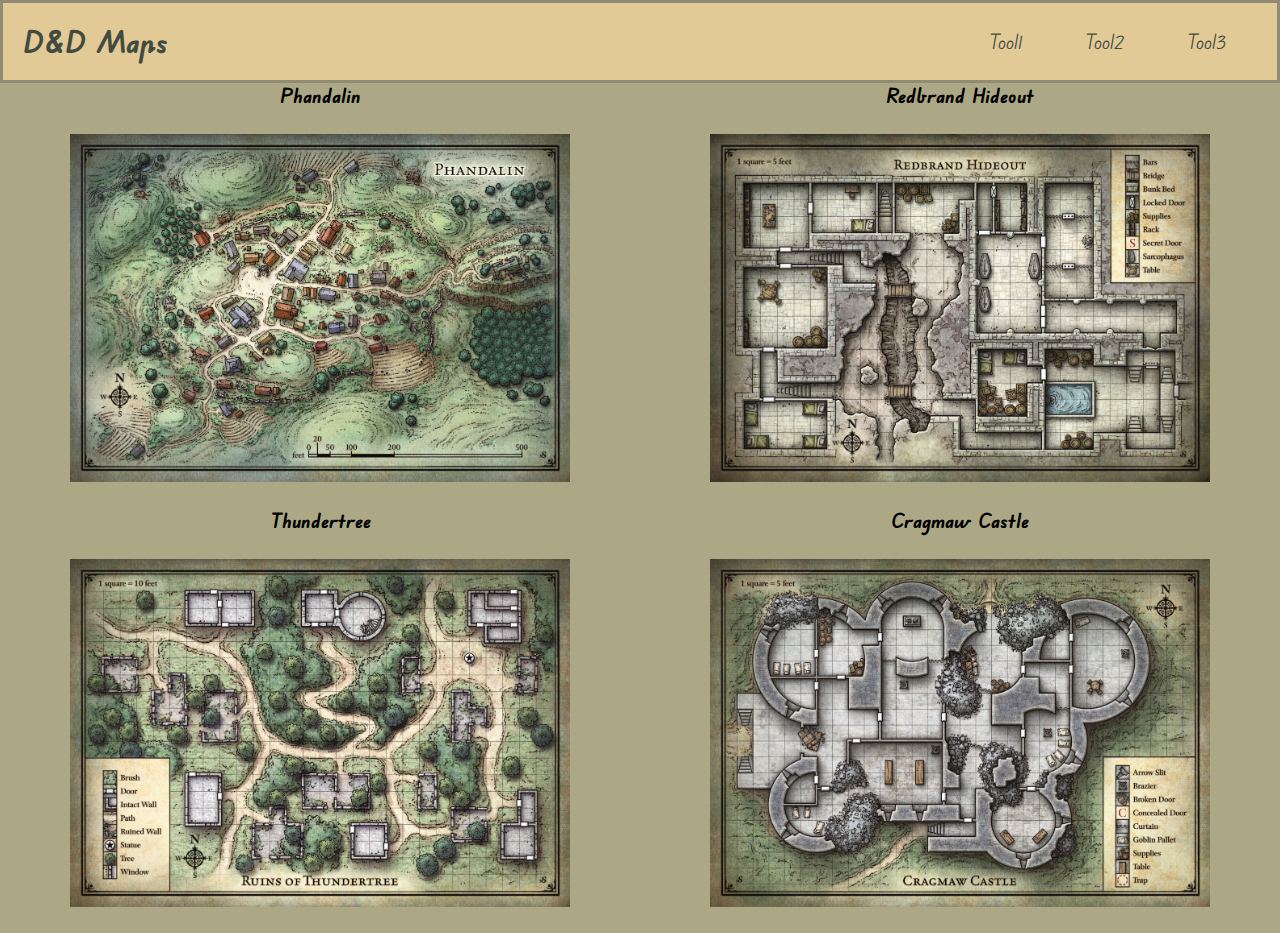
<file: src/index.html>
<!DOCTYPE html>
<html lang="en">
<head>
    <style>
        @import url('https://fonts.googleapis.com/css2?family=Edu+VIC+WA+NT+Beginner:wght@500&display=swap');
    </style>
    <link rel="stylesheet" href="../styling/main-styling.css">
    <meta charset="UTF-8">
    <title>DnD-MapTool</title>
    <script src="../js/drag.js"></script>
    <script src="../js/fullscreen.js"></script>

</head>
<header>
    <nav class="header-links">
        <h1>D&D Maps</h1>
        <ul>
            <li><A>Tool1</A></li>
            <li><A>Tool2</A></li>
            <li><A>Tool3</A></li>
        </ul>
    </nav>
</header>
<main class="map-thumnail">
    <ul>
        <li>
            <h3>Phandalin</h3>
            <div class="map phandalin">
            </div>
        </li>
        <li>
            <h3>Redbrand Hideout</h3>
            <div class="map redbrand_hideout">
            </div>
        </li>
        <li>
            <h3>Thundertree</h3>
            <div class="map tundertree">
            </div>
        </li>
        <li>
            <h3>Cragmaw Castle</h3>
            <div class="map cragmaw-castle">
            </div>
        </li>

    </ul>
</main>

<footer>

</footer>

</html>
</file>
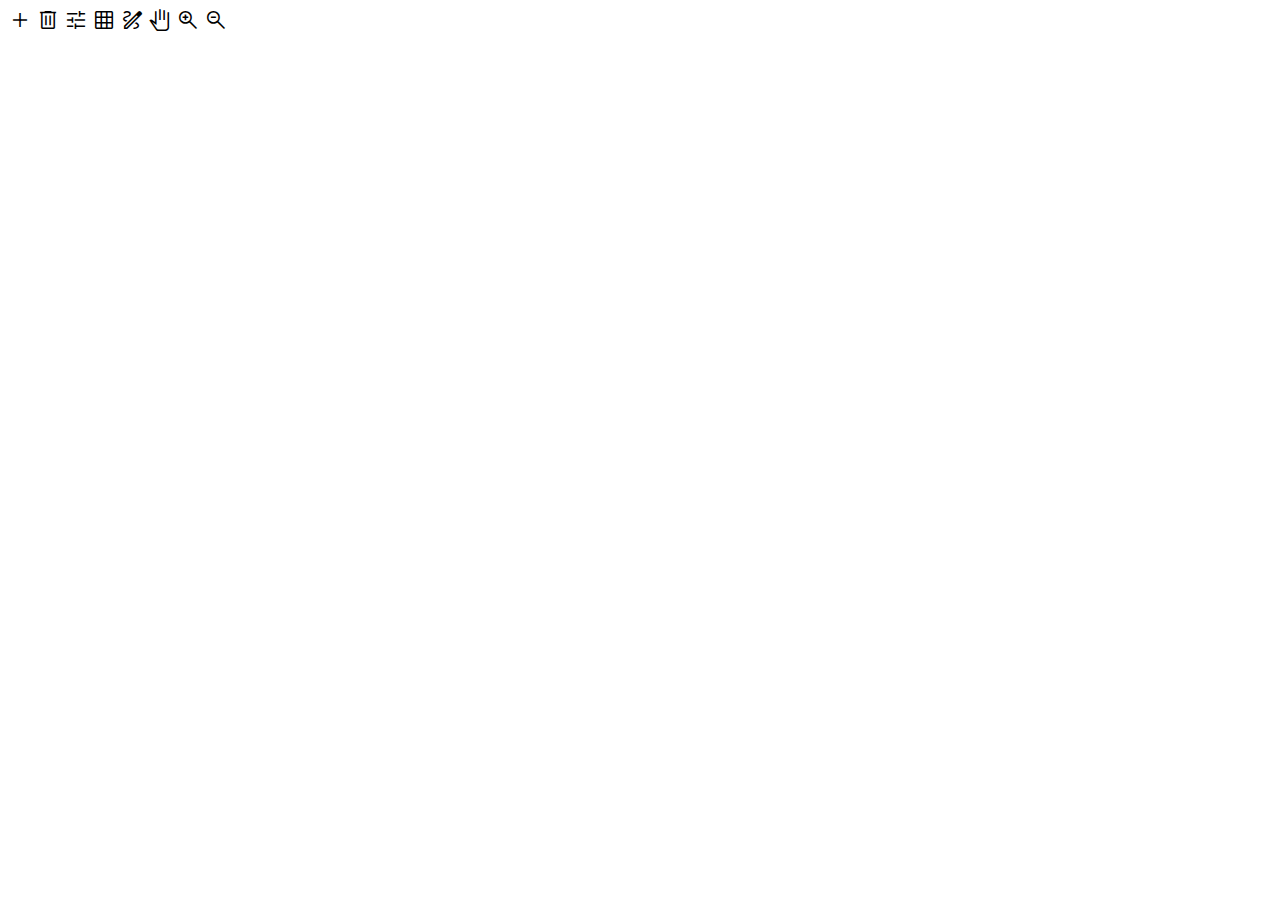
<file: Src/icon-list.html>
<!DOCTYPE html>
<html lang="en">
<head><style>
    .material-symbols-outlined {
        font-variation-settings:
                'FILL' 0,
                'wght' 400,
                'GRAD' 0,
                'opsz' 48
    }
</style>
    <link rel="stylesheet" href="https://fonts.googleapis.com/css2?family=Material+Symbols+Outlined:opsz,wght,FILL,GRAD@20..48,100..700,0..1,-50..200" />
    <meta charset="UTF-8">
    <title>Title</title>
</head>
<body>
<!--code point e145-->
<span class="material-symbols-outlined">add</span>

<!--code point e872-->
<span class="material-symbols-outlined">delete</span>

<!--code point e429-->
<span class="material-symbols-outlined">tune</span>

<!--code point e3ec-->
<span class="material-symbols-outlined">grid_on</span>

<!--code point e746-->
<span class="material-symbols-outlined">draw</span>

<!--code point e925-->
<span class="material-symbols-outlined">pan_tool</span>

<!--code point e8ff-->
<span class="material-symbols-outlined">zoom_in</span>

<!--code point e900-->
<span class="material-symbols-outlined">zoom_out</span>
</body>
</html>
</file>
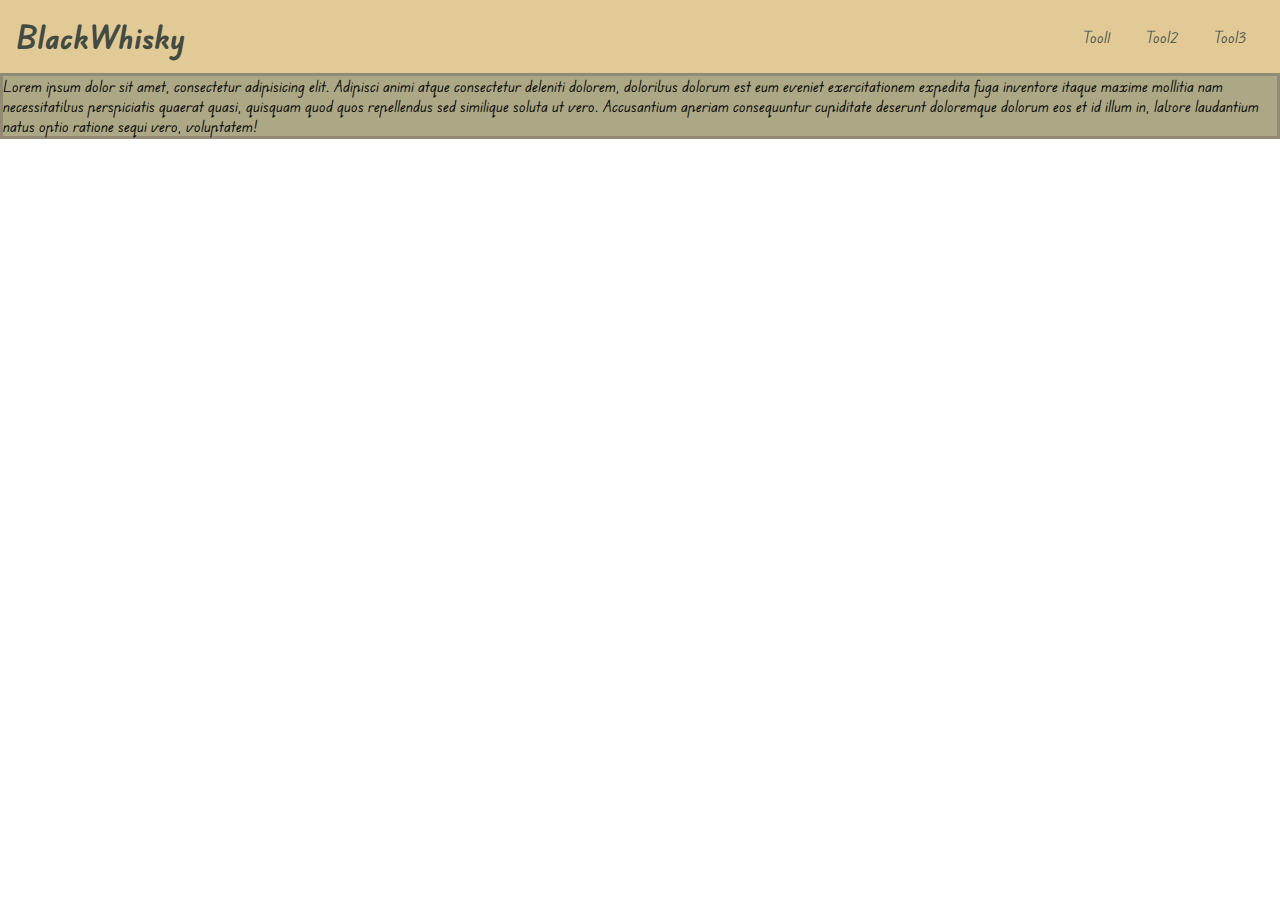
<file: Src/Landing.html>
<!DOCTYPE html>
<html lang="en">
<head>
    <style>
        @import url('https://fonts.googleapis.com/css2?family=Edu+VIC+WA+NT+Beginner:wght@500&display=swap');
    </style>
    <link rel="stylesheet" href="../Styling/Base-styling.css">
    <meta charset="UTF-8">
    <title>DnD-MapTool</title>
</head>
<header>
    <nav class="header-links">
        <h1>BlackWhisky</h1>
        <ul>
            <li><A>Tool1</A></li>
            <li><A>Tool2</A></li>
            <li><A>Tool3</A></li>
        </ul>
    </nav>
</header>
<main>
<p>Lorem ipsum dolor sit amet, consectetur adipisicing elit. Adipisci animi atque consectetur deleniti dolorem, doloribus dolorum est eum eveniet exercitationem expedita fuga inventore itaque maxime mollitia nam necessitatibus perspiciatis quaerat quasi, quisquam quod quos repellendus sed similique soluta ut vero. Accusantium aperiam consequuntur cupiditate deserunt doloremque dolorum eos et id illum in, labore laudantium natus optio ratione sequi vero, voluptatem!</p>
</main>
<footer>

</footer>
</html>
</file>
<file: styling/main-styling.css>
*{
    box-sizing: border-box;
    margin:0;
    padding: 0;
    font-family: 'Edu VIC WA NT Beginner', cursive;
    font-size: 20px;
}

h1{
    font-size: 30px;
}
header{
    background-color: #E1CA96;
    border-style: solid;
    border-color: #918B76;
}
main{
    background-color: #ACA885;
}

.header-links{
    color: #434A42;
    padding: 1em;
    display: flex;
    justify-content: space-between;
}
.header-links ul{
    list-style: none;
    display: flex;
    justify-content: space-around;
    align-items: center;
    flex-basis: 300px;
}

.map-thumnail ul{
    list-style: none;
    display: flex;
    flex-wrap: wrap;
    justify-content: space-around;
    text-align: center;
}

.phandalin {
    background-image: url('../assets/maps/phandalin.jpg');

}
.redbrand_hideout{
    background-image: url("../assets/maps/redbrand_hideout.jpg");

}
.tundertree{
    background-image: url("../assets/maps/thundertree.jpg");

}
.cragmaw-castle{
    background-image: url("../assets/maps/cragmaw_castle.jpg");

}

.map {
    height:400px;
    width: 500px;
    background-repeat: no-repeat;
    background-size: contain;
    background-position: center;
}

.pawn  {
    /*plaatsing pawns*/
    top: 40px;
    left: 40px;
    position: absolute;
    /*opmaak pawns*/
    height: 50px;
    width: 50px;
    border-radius: 50%;
    box-shadow: 5px 5px 5px gray;
}
.player1 {
    background-color: red;
    /*background-image: url("../assets/backgrounds/chess-pawn-piece-free-vector.png");*/
    /*background-size: cover;*/
}
.player2 {
    background-color:yellow;
}
.player3 {
    background-color: blue;
}
.player4 {
     background-color: green;
 }
.player5 {
    background-color: purple;
}
.close {
    background-image: url("../assets/backgrounds/close_FILL0_wght400_GRAD0_opsz48.png");
    height: 30px;
    width: 30px;
    border-radius: 50%;
    background-position: center;
    background-color: white;
    position: absolute;
    top: 1em;
    right: 1em;
}
</file>
<file: Styling/Base-styling.css>
/*color to us*/
/*color Wheat #E1CA96*/
/*color Sage #ACA885*/
/*color middle gray #918B76*/
/*color nikkel #626C66*/
/*color black olive #434A42*/

*{
    box-sizing: border-box;
    margin:0;
    padding: 0;
    font-family: 'Edu VIC WA NT Beginner', cursive;
}

header{
    background-color: #E1CA96;
}
main{
    background-color: #ACA885;
    border-style: solid;
    border-color: #918B76;
}

.header-links{
    color: #434A42;
    padding: 1em;
    display: flex;
    justify-content: space-between;
}
.header-links ul{
    list-style: none;
    display: flex;
    justify-content: space-around;
    align-items: center;
    flex-basis: 200px;
}
</file>
